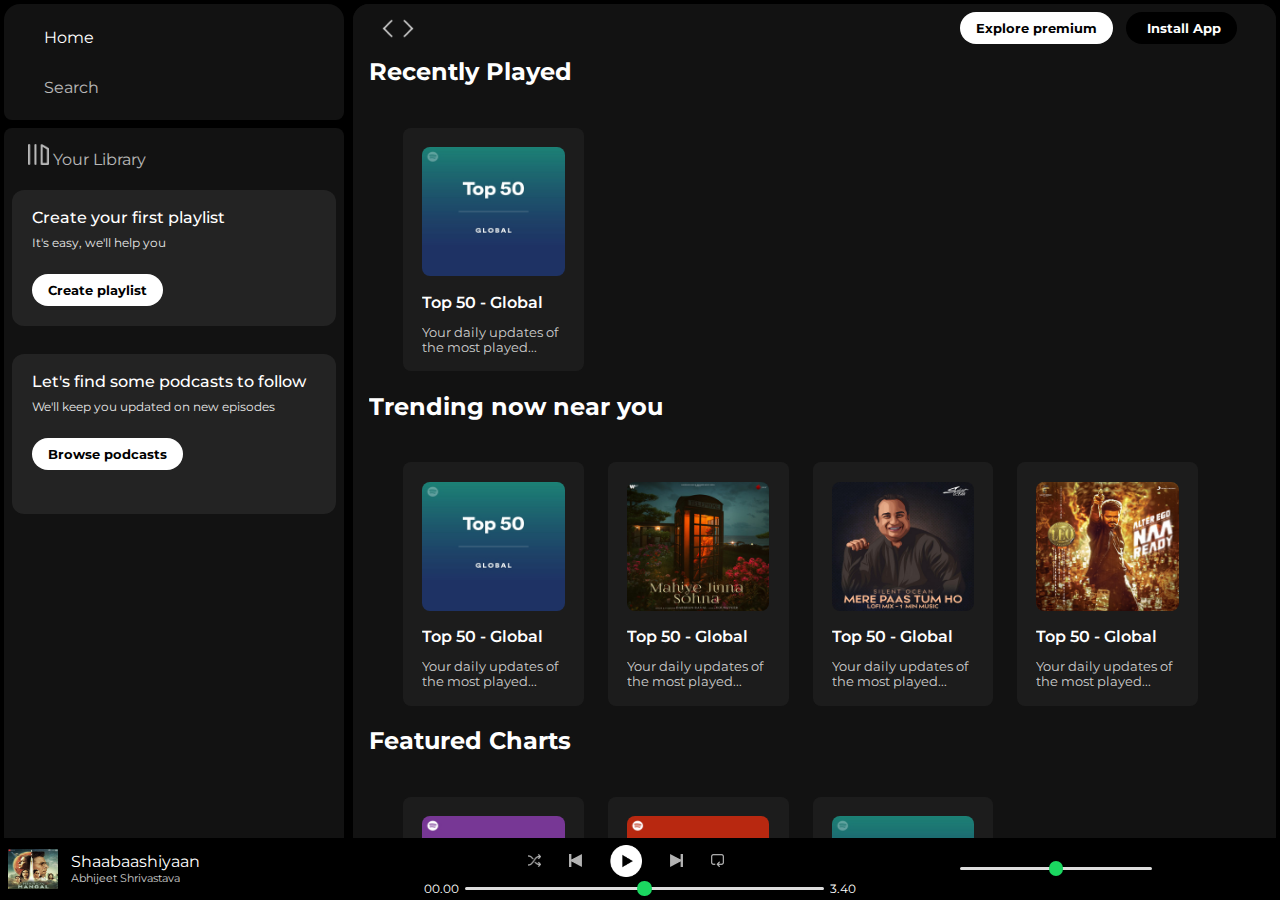
<file: index.html>
<!DOCTYPE html>
<html lang="en">
<head>
    <meta charset="UTF-8">
    <meta name="viewport" content="width=device-width, initial-scale=1.0">
    <title>Spotify - Web Player: Music for everyone</title>
    <link rel="icon" href="./asset/logo.png">
    <link rel="stylesheet" href="https://cdnjs.cloudflare.com/ajax/libs/font-awesome/6.6.0/css/all.min.css" 
    integrity="sha512-Kc323vGBEqzTmouAECnVceyQqyqdsSiqLQISBL29aUW4U/M7pSPA/gEUZQqv1cwx4OnYxTxve5UMg5GT6L4JJg==" 
    crossorigin="anonymous" referrerpolicy="no-referrer" />
    <link rel="preconnect" href="https://fonts.googleapis.com">
    <link rel="preconnect" href="https://fonts.gstatic.com" crossorigin>
    <link href="https://fonts.googleapis.com/css2?family=Montserrat:ital,wght@0,100..900;1,100..900&display=swap" rel="stylesheet">
    <link rel="stylesheet" href="style.css">
</head>
<body>
    <div class="main">

        <div class="sidebar">
            <div class="nav">
                <div class="nav_option" style="opacity: 1;">
                    <i class="fa-solid fa-house"></i>
                    <a href="##">Home</a>
                </div>
                <div class="nav_option">
                    <i class="fa-solid fa-magnifying-glass"></i>
                    <a href="##">Search</a>
                </div>
            </div>
            <div class="library">
                <div class="options">
                    <div class="lib">
                        <img src="./asset/library_icon.png">
                        <a href="##">Your Library</a>
                    </div>
                    <div class="icon">
                        <div class="lib-icons">
                            <i class="fa-solid fa-plus"></i>
                        </div>
                        <div class="lib-icons">
                            <i class="fa-solid fa-arrow-right"></i>
                        </div>
                        
                    </div>
                </div>
                <div class="lib-box">
                    <p class="p1">Create your first playlist</p>
                    <p class="p2">It's easy, we'll help you</p>
                    <button class="badge">Create playlist</button>
                </div>
                <div class="lib-box" style="padding-bottom: 2.5rem;">
                    <p class="p1">Let's find some podcasts to follow</p>
                    <p class="p2">We'll keep you updated on new episodes</p>
                    <button class="badge">Browse podcasts</button>
                </div>
               
         </div>
            

        </div>
        <div class="content">
            <div class="sticky-nav">
                <div class="sticky-nav-icons">
                    <img src="./asset/backward_icon.png" >
                    <img src="./asset/forward_icon.png" class="hide">
                </div>
                <div class="sticky-nav-badges">
                    <button class="badge hide" style="margin: 3px 8px;">Explore premium</button>
                    <button class="badge" id="download-badge" style="background-color:#000; color:#fff;"><i class="fa-regular fa-circle-down" style="background-color: inherit;"></i>Install App</button>     
                    <i class="fa-regular fa-user" style="font-size: 1.4rem; margin: 0.2rem 0.3rem 0.2rem 0.3rem; background-color: inherit; opacity: 0.8;"></i>
                </div>
            </div>
          
            <h2 style="margin: 0.3rem 1rem 0 1rem; background-color: #121212;">Recently Played</h2>
            <div class="cards-container">
                <div class="card">
                    <img src="asset/card1img.jpeg" class="card-image">
                    <p class="title">Top 50 - Global</p>
                    <p class="information">Your daily updates of the most played...</p>
                    <a href="https://www.youtube.com/watch?v=kXHiIxx2atA"><i class="fa-solid fa-circle-play" style="color: #1ed760;"></i></a>
                </div>
            </div>

            <h2 style="margin: 0.3rem 1rem 0 1rem; background-color: #121212;">Trending now near you</h2>
            <div class="cards-container">
                <div class="card">
                    <img src="asset/card1img.jpeg" class="card-image">
                    <p class="title">Top 50 - Global</p>
                    <p class="information">Your daily updates of the most played...</p>
                    <i class="fa-solid fa-circle-play" style="color: #1ed760;"></i>

                </div>

                <div class="card">
                    <img src="asset/card2img.jpeg" class="card-image">
                    <p class="title">Top 50 - Global</p>
                    <p class="information">Your daily updates of the most played...</p>
                    <i class="fa-solid fa-circle-play" style="color: #1ed760;"></i>

                </div>

                <div class="card">
                    <img src="asset/card3img.jpeg" class="card-image">
                    <p class="title">Top 50 - Global</p>
                    <p class="information">Your daily updates of the most played...</p>
                    <i class="fa-solid fa-circle-play" style="color: #1ed760;"></i>

                </div>

                <div class="card">
                    <img src="asset/card4img.jpeg" class="card-image">
                    <p class="title">Top 50 - Global</p>
                    <p class="information">Your daily updates of the most played...</p>
                    <i class="fa-solid fa-circle-play" style="color: #1ed760;"></i>

                </div>
            </div>

            <h2 style="margin: 0.3rem 1rem 0 1rem; background-color: #121212;">Featured Charts</h2>
            <div class="cards-container">
                <div class="card">
                    <img src="asset/card5img.jpeg" class="card-image">
                    <p class="title">Top 50 - Global</p>
                    <p class="information">Your daily updates of the most played...</p>
                    <i class="fa-solid fa-circle-play" style="color: #1ed760;"></i>

                </div>
    
                <div class="card">
                    <img src="asset/card6img.jpeg" class="card-image">
                    <p class="title">Top 50 - Global</p>
                    <p class="information">Your daily updates of the most played...</p>
                    <i class="fa-solid fa-circle-play" style="color: #1ed760;"></i>

                </div>
    
                <div class="card">
                    <img src="asset/card1img.jpeg" class="card-image">
                    <p class="title">Top 50 - Global</p>
                    <p class="information">Your daily updates of the most played...</p>
                    <i class="fa-solid fa-circle-play" style="color: #1ed760;"></i>

                </div>
            </div>
            <div class="footer">
                <div class="line"></div>
            </div>
        </div>
    </div>
        <div class="music_player">
            <div class="left">
                    <img class="left-image" src="asset/shabashiya.jpg">
                <div class="left-image-content">
                    <p>Shaabaashiyaan</p>
                    <p style="font-size: 0.7rem; opacity: 0.8;">Abhijeet Shrivastava</p>
                </div>
                <div class="left-icons">
                    <i class="fa-regular fa-heart"></i>
                    <i class="fa-solid fa-music"></i>
                </div>
            </div>
            <div class="center">
                <div class="player-control">
                    <img src="asset/player_icon1.png" class="player-control-icon">
                    <img src="asset/player_icon2.png" class="player-control-icon">
                    <img src="asset/player_icon3.png" class="player-control-icon play" style="opacity: 1; height: 2rem; width: 2rem;">
                    <img src="asset/player_icon4.png" class="player-control-icon">
                    <img src="asset/player_icon5.png" class="player-control-icon">
                </div>
                <div class="playback">
                    <span class="current-time" style="margin-right: 0.4rem; font-size: 0.75rem;">00.00</span>
                    <input type="range" class="progress" min="0" max="100" step="1">
                    <span class="constant-time" style="margin-left: 0.4rem;font-size: 0.75rem;">3.40</span>
                </div>
            </div>
            <div class="right">
                <i class="fa-brands fa-square-youtube"></i>
                <i class="fa-solid fa-microphone"></i>
                <i class="fa-solid fa-bars"></i>
                <i class="fa-solid fa-volume-low"></i>
                <input type="range" class="progress" style="width: 50%" min="0" max="100" step="1">


            </div>
        </div>
    
    
    </div>

</body>
</html>
</file>
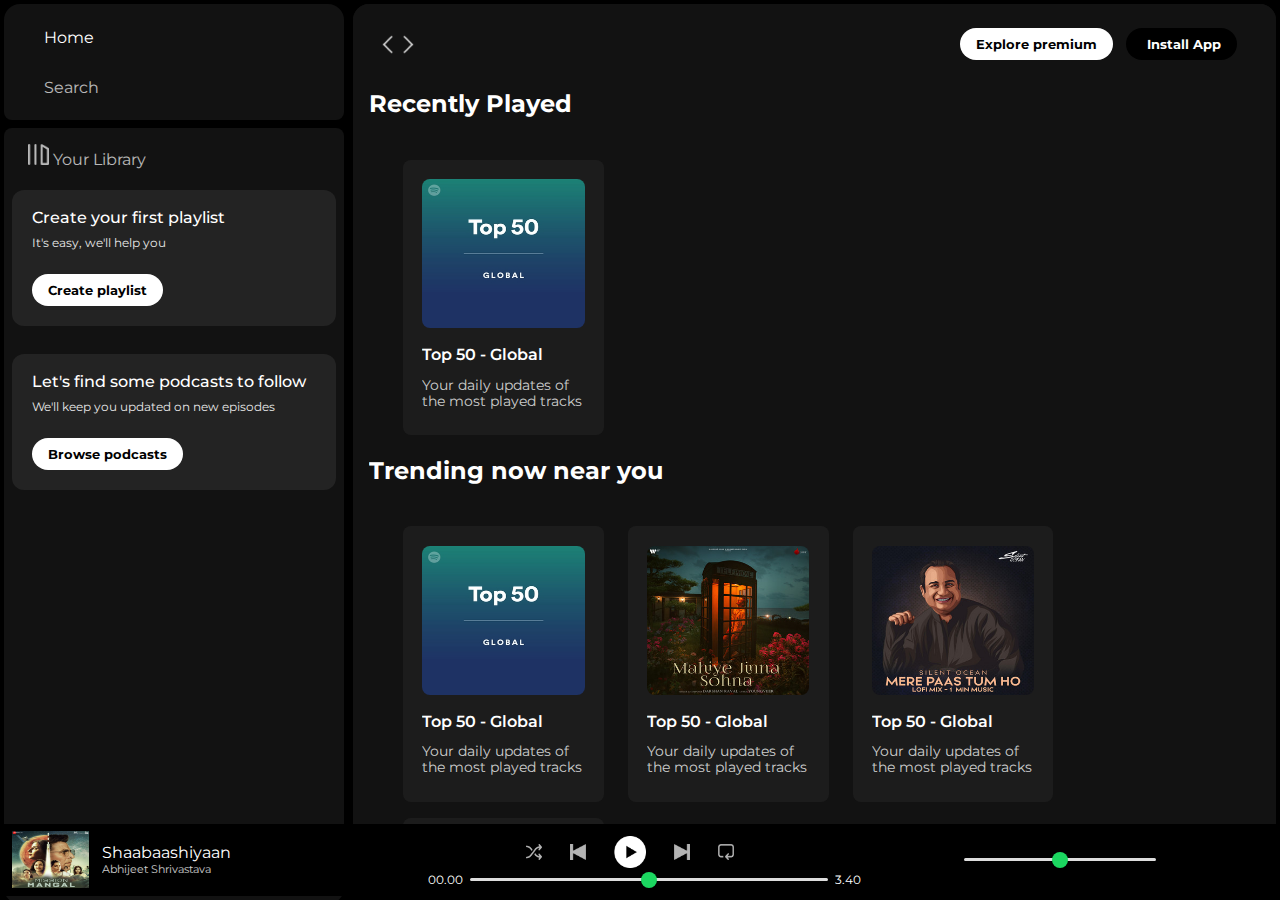
<file: spotify.html>
<!DOCTYPE html>
<html lang="en">
<head>
    <meta charset="UTF-8">
    <meta name="viewport" content="width=device-width, initial-scale=1.0">
    <title>Spotify - Web Player: Music for everyone</title>
    <link rel="icon" href="./asset/logo.png">
    <link rel="stylesheet" href="https://cdnjs.cloudflare.com/ajax/libs/font-awesome/6.6.0/css/all.min.css" 
    integrity="sha512-Kc323vGBEqzTmouAECnVceyQqyqdsSiqLQISBL29aUW4U/M7pSPA/gEUZQqv1cwx4OnYxTxve5UMg5GT6L4JJg==" 
    crossorigin="anonymous" referrerpolicy="no-referrer" />
    <link rel="preconnect" href="https://fonts.googleapis.com">
    <link rel="preconnect" href="https://fonts.gstatic.com" crossorigin>
    <link href="https://fonts.googleapis.com/css2?family=Montserrat:ital,wght@0,100..900;1,100..900&display=swap" rel="stylesheet">
    <link rel="stylesheet" href="spotify.css">
</head>
<body>
    <div class="main">

        <div class="sidebar">
            <div class="nav">
                <div class="nav_option" style="opacity: 1;">
                    <i class="fa-solid fa-house"></i>
                    <a href="##">Home</a>
                </div>
                <div class="nav_option">
                    <i class="fa-solid fa-magnifying-glass"></i>
                    <a href="##">Search</a>
                </div>
            </div>
            <div class="library">
                <div class="options">
                    <div class="lib">
                        <img src="./asset/library_icon.png">
                        <a href="##">Your Library</a>
                    </div>
                    <div class="icon">
                        <div class="lib-icons">
                            <i class="fa-solid fa-plus"></i>
                        </div>
                        <div class="lib-icons">
                            <i class="fa-solid fa-arrow-right"></i>
                        </div>
                        
                    </div>
                </div>
                <div class="lib-box">
                    <p class="p1">Create your first playlist</p>
                    <p class="p2">It's easy, we'll help you</p>
                    <button class="badge">Create playlist</button>
                </div>
                <div class="lib-box">
                    <p class="p1">Let's find some podcasts to follow</p>
                    <p class="p2">We'll keep you updated on new episodes</p>
                    <button class="badge">Browse podcasts</button>
                </div>
               
         </div>
            

        </div>
        <div class="content">
            <div class="sticky-nav">
                <div class="sticky-nav-icons">
                    <img src="./asset/backward_icon.png" >
                    <img src="./asset/forward_icon.png" class="hide">
                </div>
                <div class="sticky-nav-badges">
                    <button class="badge hide" style="margin: 3px 8px;">Explore premium</button>
                    <button class="badge" id="download-badge" style="background-color:#000; color:#fff;"><i class="fa-regular fa-circle-down" style="background-color: inherit;"></i>Install App</button>     
                    <i class="fa-regular fa-user" style="font-size: 1.4rem; margin: 0.2rem 0.3rem 0.2rem 0.3rem; background-color: inherit; opacity: 0.8;"></i>
                </div>
            </div>
          
            <h2 style="margin: 0.3rem 1rem 0 1rem; background-color: #121212;">Recently Played</h2>
            <div class="cards-container">
                <div class="card">
                    <img src="asset/card1img.jpeg" class="card-image">
                    <p class="title">Top 50 - Global</p>
                    <p class="information">Your daily updates of the most played tracks</p>
                    <a href="https://www.youtube.com/watch?v=kXHiIxx2atA"><i class="fa-solid fa-circle-play" style="color: #1ed760;"></i></a>
                </div>
            </div>

            <h2 style="margin: 0.3rem 1rem 0 1rem; background-color: #121212;">Trending now near you</h2>
            <div class="cards-container">
                <div class="card">
                    <img src="asset/card1img.jpeg" class="card-image">
                    <p class="title">Top 50 - Global</p>
                    <p class="information">Your daily updates of the most played tracks</p>
                    <i class="fa-solid fa-circle-play" style="color: #1ed760;"></i>

                </div>

                <div class="card">
                    <img src="asset/card2img.jpeg" class="card-image">
                    <p class="title">Top 50 - Global</p>
                    <p class="information">Your daily updates of the most played tracks</p>
                    <i class="fa-solid fa-circle-play" style="color: #1ed760;"></i>

                </div>

                <div class="card">
                    <img src="asset/card3img.jpeg" class="card-image">
                    <p class="title">Top 50 - Global</p>
                    <p class="information">Your daily updates of the most played tracks</p>
                    <i class="fa-solid fa-circle-play" style="color: #1ed760;"></i>

                </div>

                <div class="card">
                    <img src="asset/card4img.jpeg" class="card-image">
                    <p class="title">Top 50 - Global</p>
                    <p class="information">Your daily updates of the most played tracks</p>
                    <i class="fa-solid fa-circle-play" style="color: #1ed760;"></i>

                </div>
            </div>

            <h2 style="margin: 0.3rem 1rem 0 1rem; background-color: #121212;">Featured Charts</h2>
            <div class="cards-container">
                <div class="card">
                    <img src="asset/card5img.jpeg" class="card-image">
                    <p class="title">Top 50 - Global</p>
                    <p class="information">Your daily updates of the most played tracks</p>
                    <i class="fa-solid fa-circle-play" style="color: #1ed760;"></i>

                </div>
    
                <div class="card">
                    <img src="asset/card6img.jpeg" class="card-image">
                    <p class="title">Top 50 - Global</p>
                    <p class="information">Your daily updates of the most played tracks</p>
                    <i class="fa-solid fa-circle-play" style="color: #1ed760;"></i>

                </div>
    
                <div class="card">
                    <img src="asset/card1img.jpeg" class="card-image">
                    <p class="title">Top 50 - Global</p>
                    <p class="information">Your daily updates of the most played tracks</p>
                    <i class="fa-solid fa-circle-play" style="color: #1ed760;"></i>

                </div>
            </div>
            <div class="footer">
                <div class="line"></div>
            </div>
        </div>
    </div>
        <div class="music_player">
            <div class="left">
                    <img class="left-image" src="asset/shabashiya.jpg">
                <div class="left-image-content">
                    <p>Shaabaashiyaan</p>
                    <p style="font-size: 0.7rem; opacity: 0.8;">Abhijeet Shrivastava</p>
                </div>
                <div class="left-icons">
                    <i class="fa-regular fa-heart"></i>
                    <i class="fa-solid fa-music"></i>
                </div>
            </div>
            <div class="center">
                <div class="player-control">
                    <img src="asset/player_icon1.png" class="player-control-icon">
                    <img src="asset/player_icon2.png" class="player-control-icon">
                    <img src="asset/player_icon3.png" class="player-control-icon play" style="opacity: 1; height: 2rem; width: 2rem;">
                    <img src="asset/player_icon4.png" class="player-control-icon">
                    <img src="asset/player_icon5.png" class="player-control-icon">
                </div>
                <div class="playback">
                    <span class="current-time" style="margin-right: 0.4rem; font-size: 0.75rem;">00.00</span>
                    <input type="range" class="progress" min="0" max="100" step="1">
                    <span class="constant-time" style="margin-left: 0.4rem;font-size: 0.75rem;">3.40</span>
                </div>
            </div>
            <div class="right">
                <i class="fa-brands fa-square-youtube"></i>
                <i class="fa-solid fa-microphone"></i>
                <i class="fa-solid fa-bars"></i>
                <i class="fa-solid fa-volume-low"></i>
                <input type="range" class="progress" style="width: 50%" min="0" max="100" step="1">


            </div>
        </div>
    
    
    </div>

</body>
</html>
</file>
<file: style.css>
*{
    font-family: "Montserrat", sans-serif;
    font-optical-sizing:16px;
    font-weight: 400px;
    font-style: normal;
    color: white;
    margin: 0px;
    overflow: hidden;
  }
  .main{
    display: flex;
    height: 100vh;
    background-color: black;
    /* padding: 0.5rem; */
  }
  .sidebar{
    width: 21.25rem;
    height: 100%;
    border-radius: 1rem;
    background-color: #000;
    margin:0.28rem;
    overflow-y: auto;
  }

.sidebar::-webkit-scrollbar {
  width: 12px;
}

 .sidebar::-webkit-scrollbar-track {
  background: inherit; 
}

 .sidebar::-webkit-scrollbar-thumb {
  background-color: rgba(255, 255, 255, 0.276); 
}

.sidebar::-webkit-scrollbar-thumb:hover {
  background-color: rgba(255, 255, 255, 0.368);
} 



  .content{
    background-color: #121212;
    flex:1;
    overflow: auto;
    border-radius: 1rem;
    margin: 0.28rem;

  }

  .content::-webkit-scrollbar {
  width: 12px;
}

 .content::-webkit-scrollbar-track {
  background: inherit; 
}

 .content::-webkit-scrollbar-thumb {
  background-color: rgba(255, 255, 255, 0.276); 
}

.content::-webkit-scrollbar-thumb:hover {
  background-color: rgba(255, 255, 255, 0.368);
} 
  .music_player{
    position:fixed;
    bottom: 0px;
    height: 4.5rem;
    width: 100%;
    margin: 0.28rem;
  }
  .nav{
    height: 100px;
    background-color:#121212;
    display: flex;
    flex-direction: column;
    padding:0.5rem 0.75rem;
    border-radius: 0.5rem;
  }
  .nav_option{
    padding: 0.25rem 0.75rem;
    line-height: 2.5rem;
    opacity: 0.7;
    transition: 0.2s;
  }
  .nav_option i{
    font-size:1.25rem;

  }
  .nav_option:hover{
    opacity: 1;
  }
  .nav_option a{
    padding-left: 1rem;
    text-decoration: none;
  }
  .library{
    height: 100vh;
    border-radius: 0.5rem;
    background-color:#121212;
    margin-top: 0.5rem;
    /* padding: 0.5rem 0.75rem; */
  }
  .lib a{
    text-decoration: none;
  }
   img{
    height: 1.3rem;
    width: 1.3rem;
   
  }
  .options{
    display: flex;
    flex-direction: row;
    justify-content: center;
    align-items: center;
    justify-content: space-between;
    padding: 0.5rem 1rem;
  }
  .lib-icons{
    width: 40px;
    height: 40px;
    display: flex;
    align-items: center;
    justify-content: center;
    background-color: rgba(255, 255, 255, 0);
    border-radius: 50%;
    transition: transform 0.3s ease;
  }

  .lib-icons:hover {
    background-color: rgba(255, 255, 255, 0.072);
    cursor: pointer;

  }

  .icon{
    display: flex;
    justify-content: center;
    align-items: center;
  }
  .lib-icons i{
    color: white;
    font-size: 1.25rem;
    opacity: 0.7;
    transition: 0.2s;
    padding: 8px;
  }
  .lib-icons i:hover{
    opacity: 1;
  }
  .lib{
    opacity: 0.7;
    padding: 0.25rem 0.5rem;
  }
  .lib:hover{
    opacity: 1;
    transition: 0.2s;
  }
  .lib-box{
    background-color:#232323;
    margin:0.35rem 0.5rem 1.75rem 0.5rem;
    padding:1rem 1.25rem 1rem 1.25rem;
    height: 6.5rem;
    border-radius: 0.75rem;
  }
  .p1{
    font-size: 1rem;
    font-weight: 500;
    line-height: 1.56rem;
  }
  .p2{
    font-size: 0.75rem;
    opacity: 0.9;
    line-height: 1.56rem;
  }
  .badge{
    margin-top: 1.12rem;
    font-weight: 700;
    background-color: white;
    color: black;
    border: none;
    padding: 0.25rem 1rem;
    border-radius: 6.25rem;
    height: 2rem;
    width: fit-content;
  }
  .badge:hover{
    background-color: rgb(241, 235, 235);
    transform: scale(1.03);
    font-weight: 720;
    cursor: pointer;

  }
  .sticky-nav{
    height: 1rem;
    display:flex;
    align-items: center;
    justify-content: space-between;
    background-color: #121212;
    position: sticky;
    top: 0;
    padding: 1rem 0 1rem 0;
    z-index: 5;
  }
  .sticky-nav-icons{
    display: flex;
    /* justify-content: s; */
  }
  .sticky-nav .badge{
    margin:0;
  }
  #download-badge{
    display:flex;
    align-items: center;
    justify-content: space-between;
    margin: 0 0.3rem 0 0.3rem;
  }
  #download-badge i{
    margin-right : 0.32rem;
  }
  .sticky-nav-badges{
    display: flex;
    align-items: center;
    background-color: #121212;
    margin-right:1.5rem ;

  }
  .sticky-nav-icons{
    margin-left:1.5rem ;
    width: 2.6rem;
    display: flex;
    justify-content: space-between;
    opacity: 0.8;
  }
  .sticky-nav-badges i:hover{
    transition: 0.1s  ease-out;
  }
  .sticky-nav-badges i:hover{
    opacity: 1 !important;
    cursor: pointer;
  }
  .card{
    background-color: #2323239f;
    width: 8.9rem;
    height: 12.8rem;
    padding: 1.2rem;
    border-radius: 0.5rem;
    margin-left: 1.5rem;
    margin-top: 1rem;
    transform: 0.2s;
  }
  .card i{
    font-size: 3rem;
    position: relative;
    z-index: 3; 
    bottom : 142px;
    left: 85px;
    transition: 0.15s linear;
    opacity: 0;
   }
   .card i:hover{
    font-size: 3.2rem;
    color: #38db71 !important;
   }
  .card:hover{
    background-color: #232323;
    cursor: pointer;
  }
  .card:hover i{
    bottom : 150px;
    opacity: 1;
  }
  .cards-container{
    display: flex;
    padding: 1.6rem;
    padding-bottom: 1rem;
    background-color: #121212;
    display: flex;
    flex-wrap: wrap;
  }
  .card-image{
    width: 100%;
    height: 63%;
    border-radius: 0.5rem;
  }
  .title{
    font-weight: 600;
    margin: 0.8rem 0;
  }
  .title:hover{
    text-decoration: solid white underline;
  }
  .information{
    font-size: 0.8rem;
    margin: 0.8rem 0 0.8rem 0;
    color: #ffffffca;
  }
  
  .footer{
    height: 18.75rem;
    display: flex;
    justify-content: center;
    align-items: center;
  }
  .line{
    width: 90%;
    height: 50%;
    border-top: 1px solid white;
    opacity: 0.4;
  }
  .music_player{
    display: flex;
    justify-items: space-between;
    align-items: center;
    background-color: black;
    height: 3.9rem;
    margin: 0;
  }
  .left{
    width: 30%;
    display: flex;
    justify-content: left;
    align-items: center;
    height: 100%;
  }
  .left-image{
    height: 65%;
    width: 13%;
    /* height: 80%;
    width: 20%; */
    margin-left: 0.5rem;
  }
  .left-image-content{
    margin-left: 0.8rem;
  }
.left-icons{
    display: flex;
    justify-content: center;
    align-items: center;
    justify-content: space-around;
    margin-left: 1rem;
}
.left-icons i{
  margin: 0 0.75rem 0 0;
  opacity: 0.7;
}
.center{
  width: 40%;
  
}
.right{
  width: 30%;
  display: flex;
  align-items: center;
}
.right i{
  margin: 0 0.5rem;
  font-size: 1rem;
  opacity: 0.8;
  transition: 0.15s linear;
}
.right i:hover{
  opacity: 1;
  transform: scale(1.1);
  cursor: pointer;
}
.player-control-icon{
  height: 0.8rem;
  width: 0.8rem;
  margin-right:1.75rem;
  opacity: 0.7;
}
.player-control-icon:hover{
  opacity: 1;
}
.player-control{
  display: flex;
  justify-content: center;
  align-items: center;
  margin-top: 0.5rem;
}
.playback{
  display: flex;
  justify-content: center;
  align-items: center;
}
.progress{
  width: 70%;
  appearance: none;
  cursor: pointer;
  height: 1.5rem;
  background-color: transparent;

}

.progress::-webkit-slider-runnable-track {
  background-color: #ddd;
  border-radius: 100px;
  height: 0.2rem;
}

.progress::-webkit-slider-thumb {
  appearance: none;
  height: 0.9rem;
  width: 0.9rem;
  background-color: #1bd760;
  border-radius: 50%; 
  cursor: pointer;
  margin-top:-6px ;
}

  h2:hover{
    text-decoration: solid white underline ;
    cursor: pointer;
}

  @media(max-width:1000px){
    .hide{
      display: none;
    }
  }
</file>
<file: spotify.css>
*{
    font-family: "Montserrat", sans-serif;
    font-optical-sizing:16px;
    font-weight: 400px;
    font-style: normal;
    color: white;
    margin: 0px;
    overflow: hidden;
  }
  .main{
    display: flex;
    height: 100vh;
    background-color: black;
    /* padding: 0.5rem; */
  }
  .sidebar{
    width: 21.25rem;
    height: 100%;
    border-radius: 1rem;
    background-color: #000;
    margin:0.28rem;
  }
  .content{
    background-color: #121212;
    flex:1;
    overflow: auto;
    border-radius: 1rem;
    margin: 0.28rem;

  }
  .music_player{
    position:fixed;
    bottom: 0px;
    height: 4.5rem;
    width: 100%;
    margin: 0.28rem;
  }
  .nav{
    height: 100px;
    background-color:#121212;
    display: flex;
    flex-direction: column;
    padding:0.5rem 0.75rem;
    border-radius: 0.5rem;
  }
  .nav_option{
    padding: 0.25rem 0.75rem;
    line-height: 2.5rem;
    opacity: 0.7;
    transition: 0.2s;
  }
  .nav_option i{
    font-size:1.25rem;

  }
  .nav_option:hover{
    opacity: 1;
  }
  .nav_option a{
    padding-left: 1rem;
    text-decoration: none;
  }
  .library{
    height: 100vh;
    border-radius: 0.5rem;
    background-color:#121212;
    margin-top: 0.5rem;
    /* padding: 0.5rem 0.75rem; */

  }
  .lib a{
    text-decoration: none;
  }
   img{
    height: 1.3rem;
    width: 1.3rem;
   
  }
  .options{
    display: flex;
    flex-direction: row;
    justify-content: center;
    align-items: center;
    justify-content: space-between;
    padding: 0.5rem 1rem;
  }
  /* hover */
  .lib-icons{
    width: 40px;
    height: 40px;
    display: flex;
    align-items: center;
    justify-content: center;
    background-color: rgba(255, 255, 255, 0);
    border-radius: 50%;
    transition: transform 0.3s ease;
  }

  .lib-icons:hover {
    background-color: rgba(255, 255, 255, 0.072);
    cursor: pointer;

  }

/* hover end */
  .icon{
    display: flex;
    justify-content: center;
    align-items: center;
  }
  .lib-icons i{
    color: white;
    font-size: 1.25rem;
    opacity: 0.7;
    transition: 0.2s;
    padding: 8px;
  }
  .lib-icons i:hover{
    opacity: 1;
  }
  .lib{
    opacity: 0.7;
    padding: 0.25rem 0.5rem;
  }
  .lib:hover{
    opacity: 1;
    transition: 0.2s;
  }
  .lib-box{
    background-color:#232323;
    margin:0.35rem 0.5rem 1.75rem 0.5rem;
    padding:1rem 1.25rem 1rem 1.25rem;
    height: 6.5rem;
    border-radius: 0.75rem;
  }
  .p1{
    font-size: 1rem;
    font-weight: 500;
    line-height: 1.56rem;
  }
  .p2{
    font-size: 0.75rem;
    opacity: 0.9;
    line-height: 1.56rem;
  }
  .badge{
    margin-top: 1.12rem;
    font-weight: 700;
    background-color: white;
    color: black;
    border: none;
    padding: 0.25rem 1rem;
    border-radius: 6.25rem;
    height: 2rem;
    width: fit-content;
  }
  .badge:hover{
    background-color: rgb(241, 235, 235);
    transform: scale(1.03);
    font-weight: 720;
    cursor: pointer;

  }
  .sticky-nav{
    height: 3rem;
    display:flex;
    align-items: center;
    justify-content: space-between;
    background-color: #121212;
    position: sticky;
    top: 0;
    padding: 1rem 0 1rem 0;
    z-index: 5;
  }
  .sticky-nav-icons{
    display: flex;
    /* justify-content: s; */
  }
  .sticky-nav .badge{
    margin:0;
  }
  #download-badge{
    display:flex;
    align-items: center;
    justify-content: space-between;
    margin: 0 0.3rem 0 0.3rem;
  }
  #download-badge i{
    margin-right : 0.32rem;
  }
  .sticky-nav-badges{
    display: flex;
    align-items: center;
    background-color: #121212;
    margin-right:1.5rem ;

  }
  .sticky-nav-icons{
    margin-left:1.5rem ;
    width: 2.6rem;
    display: flex;
    justify-content: space-between;
    opacity: 0.8;
  }
  .sticky-nav-badges i:hover{
    transition: 0.1s  ease-out;
  }
  .sticky-nav-badges i:hover{
    opacity: 1 !important;
    cursor: pointer;
  }
  .card{
    background-color: #2323239f;
    width: 10.15rem;
    height: 14.8rem;
    padding: 1.2rem;
    border-radius: 0.5rem;
    margin-left: 1.5rem;
    margin-top: 1rem;
    transform: 0.2s;
  }
  .card i{
    font-size: 3.3rem;
    position: relative;
    z-index: 3; 
    bottom : 142px;
    left: 102px;
    transition: 0.15s linear;
    opacity: 0;
   }
   .card i:hover{
    font-size: 3.4rem;
    color: #38db71 !important;
   }
  .card:hover{
    background-color: #232323;
    cursor: pointer;
  }
  .card:hover i{
    bottom : 154px;
    opacity: 1;
  }
  .cards-container{
    display: flex;
    padding: 1.6rem;
    padding-bottom: 1rem;
    background-color: #121212;
    display: flex;
    flex-wrap: wrap;
  }
  .card-image{
    width: 100%;
    height: 63%;
    border-radius: 0.5rem;
  }
  .title{
    font-weight: 600;
    margin: 0.8rem 0;
  }
  .title:hover{
    text-decoration: solid white underline;
  }
  .information{
    font-size: 0.85rem;
    margin: 0.8rem 0 0.8rem 0;
    color: #ffffffca;
  }
  
  .footer{
    height: 18.75rem;
    display: flex;
    justify-content: center;
    align-items: center;
  }
  .line{
    width: 90%;
    height: 50%;
    border-top: 1px solid white;
    opacity: 0.4;
  }
  .music_player{
    display: flex;
    justify-items: space-between;
    align-items: center;
    background-color: black;
  }
  .left{
    width: 30%;
    display: flex;
    justify-content: left;
    align-items: center;
    height: 100%;
  }
  .left-image{
    height: 80%;
    width: 20%;
    margin-left: 0.5rem;
  }
  .left-image-content{
    margin-left: 0.8rem;
  }
.left-icons{
    display: flex;
    justify-content: center;
    align-items: center;
    justify-content: space-around;
    margin-left: 1rem;
}
.left-icons i{
  margin: 0 0.75rem 0 0;
  opacity: 0.7;
}
  .center{
    width: 40%;
   
  }
  .right{
    width: 30%;
    display: flex;
    align-items: center;
  }
  .right i{
    margin: 0 0.5rem;
    font-size: 1.1rem;
    opacity: 0.8;
    transition: 0.15s linear;
  }
  .right i:hover{
    opacity: 1;
    transform: scale(1.1);
    cursor: pointer;
  }
  .player-control-icon{
    height: 1rem;
    width: 1rem;
    margin-right:1.75rem;
    opacity: 0.7;
  }
  .player-control-icon:hover{
    opacity: 1;
  }
  .player-control{
    display: flex;
    justify-content: center;
    align-items: center;
    margin-top: 0.5rem;
  }
  .playback{
    display: flex;
    justify-content: center;
    align-items: center;
  }
  .progress{
    width: 70%;
    appearance: none;
    cursor: pointer;
    height: 1.5rem;
    background-color: transparent;
  }

  .progress::-webkit-slider-runnable-track {
    background-color: #ddd;
    border-radius: 100px;
    height: 0.2rem;
  }

  .progress::-webkit-slider-thumb {
    appearance: none;
    height: 1rem;
    width: 1rem;
    background-color: #1bd760;
    border-radius: 50%; 
    cursor: pointer;
    margin-top:-6px ;
  }

  h2:hover{
    text-decoration: solid white underline ;
    cursor: pointer;
}

  @media(max-width:1000px){
    .hide{
      display: none;
    }
  }
</file>
